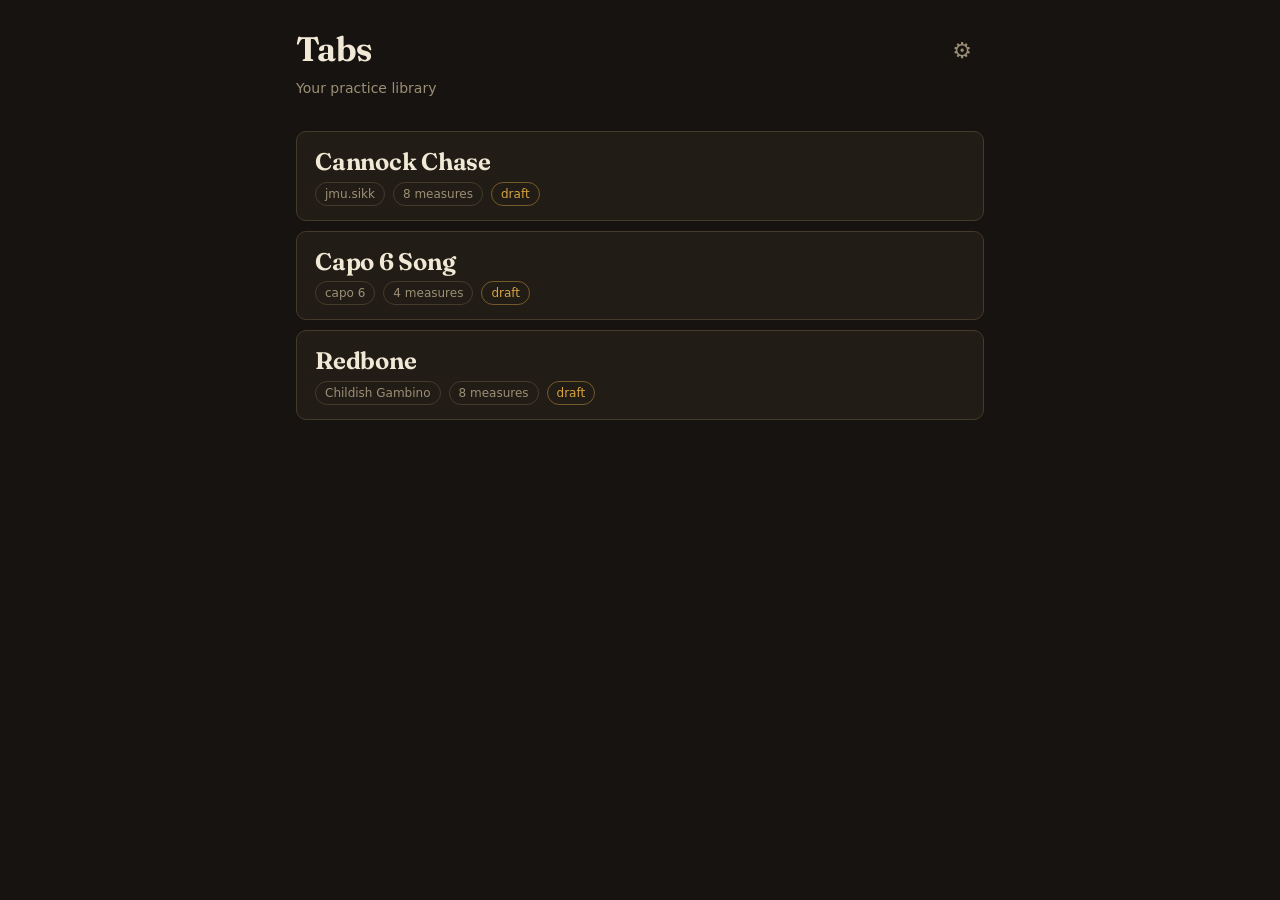
<file: web/index.html>
<!DOCTYPE html>
<html lang="en">
<head>
<meta charset="utf-8">
<meta name="viewport" content="width=device-width, initial-scale=1, viewport-fit=cover">
<meta name="theme-color" content="#161310">
<title>Tabs</title>
<link rel="icon" href="data:image/svg+xml,<svg xmlns='http://www.w3.org/2000/svg' viewBox='0 0 100 100'><text y='.9em' font-size='90'>🎸</text></svg>">
<link rel="preconnect" href="https://fonts.googleapis.com">
<link rel="preconnect" href="https://fonts.gstatic.com" crossorigin>
<link href="https://fonts.googleapis.com/css2?family=Fraunces:opsz,wght@9..144,500;9..144,650&family=IBM+Plex+Mono:wght@400;500&display=swap" rel="stylesheet">
<link rel="stylesheet" href="style.css">
</head>
<body>
<div id="app" aria-live="polite"></div>
<script src="app.js"></script>
</body>
</html>
</file>
<file: web/style.css>
/* Tabs — phone-first practice viewer.
   Palette: "amp at night" — warm near-black, paper-white ink, brass accent. */

:root {
  --ground: #161310;
  --panel: #211c15;
  --panel-2: #2b241a;
  --line: #453b2b;
  --stringline: #57492f;
  --ink: #f1e8d6;
  --muted: #9c8f76;
  --brass: #d9a441;
  --brass-deep: #a87f2c;
  --sage: #8fbca8;
  --danger: #c96f5e;
  --radius: 10px;
  --pad: 16px;
}

* { box-sizing: border-box; }
html { -webkit-text-size-adjust: 100%; }

body {
  margin: 0;
  background: var(--ground);
  color: var(--ink);
  font: 16px/1.5 -apple-system, "Segoe UI", system-ui, sans-serif;
  padding-bottom: env(safe-area-inset-bottom);
}

button {
  font: inherit;
  color: inherit;
  background: none;
  border: none;
  padding: 0;
  cursor: pointer;
  -webkit-tap-highlight-color: transparent;
}
button:focus-visible, a:focus-visible {
  outline: 2px solid var(--brass);
  outline-offset: 2px;
  border-radius: 4px;
}

#app { max-width: 720px; margin: 0 auto; }

/* ---------------------------------------------------------------- list */

.shelf { padding: 28px var(--pad) 96px; }

.shelf-head { margin: 0 0 4px; }
.shelf-top { display: flex; align-items: center; justify-content: space-between; }
.shelf-head h1 {
  font: 650 34px/1.1 "Fraunces", Georgia, serif;
  letter-spacing: -0.015em;
  margin: 0;
}
.shelf-head p { color: var(--muted); font-size: 14px; margin: 6px 0 0; }
.shelf-head .song-meta { margin-top: 10px; }

.icon-btn {
  width: 44px; height: 44px; flex: none;
  display: grid; place-items: center;
  border-radius: 8px; color: var(--muted); font-size: 22px;
}
.icon-btn:active { background: var(--panel-2); color: var(--ink); }

.songs { list-style: none; margin: 22px 0 0; padding: 0; display: flex; flex-direction: column; gap: 10px; }

.song-row {
  display: block; width: 100%; text-align: left;
  background: var(--panel);
  border: 1px solid var(--line);
  border-radius: var(--radius);
  padding: 16px 18px 14px;
}
.song-row:active { background: var(--panel-2); }
.song-row h2 {
  font: 650 24px/1.15 "Fraunces", Georgia, serif;
  letter-spacing: -0.01em;
  margin: 0 0 6px;
  text-wrap: balance;
}
.song-meta { display: flex; flex-wrap: wrap; gap: 6px 8px; align-items: center; }
.chip {
  font-size: 12px; color: var(--muted);
  border: 1px solid var(--line); border-radius: 999px;
  padding: 2px 9px;
  font-variant-numeric: tabular-nums;
}
.chip.qa-draft { color: var(--brass); border-color: color-mix(in srgb, var(--brass) 45%, transparent); }
.chip.qa-verified { color: var(--sage); border-color: color-mix(in srgb, var(--sage) 45%, transparent); }
.chip.edited { color: var(--sage); border-color: color-mix(in srgb, var(--sage) 45%, transparent); }
.chip.sync.ok { color: var(--sage); border-color: color-mix(in srgb, var(--sage) 45%, transparent); }
.chip.sync.warn { color: var(--brass); border-color: color-mix(in srgb, var(--brass) 45%, transparent); }
.chip.sync.busy { color: var(--ink); border-color: var(--line); }

.restore-row { margin-top: 18px; text-align: center; }
.restore-row button { color: var(--muted); font-size: 13px; text-decoration: underline; text-underline-offset: 3px; }

.empty { color: var(--muted); text-align: center; padding: 60px 20px; }

/* ---------------------------------------------------------------- song view */

.songview { padding: 0 0 132px; }

.topbar {
  position: sticky; top: 0; z-index: 5;
  display: flex; align-items: center; gap: 4px;
  padding: 10px 8px;
  background: color-mix(in srgb, var(--ground) 88%, transparent);
  backdrop-filter: blur(10px);
  -webkit-backdrop-filter: blur(10px);
  border-bottom: 1px solid color-mix(in srgb, var(--line) 60%, transparent);
}
.topbar .chip.sync { flex: none; max-width: 34vw; overflow: hidden; text-overflow: ellipsis; white-space: nowrap; }
.topbar .t-title {
  flex: 1; min-width: 0;
  font: 650 19px/1.2 "Fraunces", Georgia, serif;
  white-space: nowrap; overflow: hidden; text-overflow: ellipsis;
}
.topbar .t-sub { display: block; font: 12px/1.3 -apple-system, system-ui, sans-serif; color: var(--muted); }

.tabwrap { padding: 18px 6px 0 10px; }
.tabline { display: block; width: 100%; height: auto; margin-bottom: 6px; }

.tabline text {
  font-family: "IBM Plex Mono", ui-monospace, Menlo, monospace;
  font-weight: 500;
  fill: var(--ink);
}
.tabline .ghost-note { fill: var(--muted); }
.tabline .string-label { fill: var(--muted); font-weight: 400; }
.tabline .mark { stroke: var(--brass); fill: none; }
.tabline .mark-label { fill: var(--brass); }
.tabline .sel-halo { fill: color-mix(in srgb, var(--brass) 22%, transparent); stroke: var(--brass); }
.tabline .hit { fill: transparent; }
.tabline .plus { fill: var(--brass); opacity: 0.5; }
.tabline .plus.dim { opacity: 0.28; }
.tabline .chord-name { fill: var(--brass); font-weight: 600; }
.tabline .m-flag { fill: var(--brass); font-weight: 600; }
.tabline .m-flag.rep { fill: var(--muted); font-weight: 400; }
.sheet .sheet-hint { color: var(--muted); font-size: 13.5px; margin: -4px 0 12px; }
.sheet .actions { margin-bottom: 8px; }
.sheet .actions button[disabled] { opacity: 0.4; }

.song-note {
  margin: 10px var(--pad) 0;
  color: var(--muted); font-size: 13px;
}

/* ---------------------------------------------------------------- thumb bar */

.thumbbar {
  position: fixed; left: 0; right: 0; bottom: 0; z-index: 6;
  display: flex; justify-content: center; gap: 10px;
  padding: 10px 16px calc(10px + env(safe-area-inset-bottom));
  background: color-mix(in srgb, var(--ground) 90%, transparent);
  backdrop-filter: blur(10px);
  -webkit-backdrop-filter: blur(10px);
  border-top: 1px solid color-mix(in srgb, var(--line) 60%, transparent);
}
.thumbbar .tb-btn {
  min-width: 64px; height: 48px; padding: 0 18px;
  display: grid; place-items: center;
  background: var(--panel); border: 1px solid var(--line); border-radius: 12px;
  font-size: 17px; font-weight: 600;
}
.thumbbar .tb-btn:active { background: var(--panel-2); }
.thumbbar .tb-btn[aria-pressed="true"] {
  background: color-mix(in srgb, var(--brass) 18%, var(--panel));
  border-color: var(--brass-deep); color: var(--brass);
}

/* ---------------------------------------------------------------- menus & sheets */

.scrim {
  position: fixed; inset: 0; z-index: 9;
  background: rgba(10, 8, 5, 0.55);
}
.menu {
  position: fixed; right: 10px; top: 58px; z-index: 10;
  min-width: 220px;
  background: var(--panel-2); border: 1px solid var(--line); border-radius: 12px;
  padding: 6px; box-shadow: 0 18px 40px rgba(0, 0, 0, 0.5);
}
.menu button {
  display: block; width: 100%; text-align: left;
  padding: 12px 14px; border-radius: 8px; font-size: 16px;
}
.menu button:active { background: var(--panel); }
.menu button.danger { color: var(--danger); }
.menu hr { border: none; border-top: 1px solid var(--line); margin: 6px 8px; }

.sheet {
  position: fixed; left: 0; right: 0; bottom: 0; z-index: 10;
  background: var(--panel-2);
  border-top: 1px solid var(--line);
  border-radius: 18px 18px 0 0;
  padding: 14px var(--pad) calc(16px + env(safe-area-inset-bottom));
  box-shadow: 0 -18px 40px rgba(0, 0, 0, 0.45);
  max-width: 720px; margin: 0 auto;
}
.sheet h3 { margin: 0 0 12px; font: 650 17px/1.2 "Fraunces", Georgia, serif; color: var(--muted); }
.sheet .row { display: flex; align-items: center; gap: 8px; margin-bottom: 12px; flex-wrap: wrap; }
.sheet .row-label { width: 52px; flex: none; font-size: 12px; letter-spacing: 0.06em; text-transform: uppercase; color: var(--muted); }

.seg { display: flex; gap: 6px; flex: 1; }
.seg button {
  flex: 1; height: 42px; min-width: 38px;
  background: var(--panel); border: 1px solid var(--line); border-radius: 9px;
  font-family: "IBM Plex Mono", ui-monospace, monospace; font-size: 16px;
}
.seg button[aria-pressed="true"] {
  background: color-mix(in srgb, var(--brass) 20%, var(--panel));
  border-color: var(--brass-deep); color: var(--brass); font-weight: 600;
}

.stepper { display: flex; align-items: center; gap: 10px; flex: 1; }
.stepper button {
  width: 52px; height: 44px;
  background: var(--panel); border: 1px solid var(--line); border-radius: 9px;
  font-size: 22px; font-weight: 600;
}
.stepper .val {
  flex: 1; text-align: center;
  font-family: "IBM Plex Mono", ui-monospace, monospace;
  font-size: 26px; font-weight: 600; font-variant-numeric: tabular-nums;
}

.sheet .actions { display: flex; gap: 8px; margin-top: 4px; }
.sheet .actions button {
  flex: 1; height: 46px;
  border: 1px solid var(--line); border-radius: 10px;
  background: var(--panel); font-size: 15px; font-weight: 600;
}
.sheet .actions .danger { color: var(--danger); border-color: color-mix(in srgb, var(--danger) 45%, var(--line)); }
.sheet .actions .primary { background: var(--brass); border-color: var(--brass); color: #221a09; }

/* rename dialog */
.dialog {
  position: fixed; inset: 0; z-index: 10;
  display: grid; place-items: center; padding: 24px;
}
.dialog form {
  width: 100%; max-width: 420px;
  background: var(--panel-2); border: 1px solid var(--line); border-radius: 14px;
  padding: 18px;
}
.dialog h3 { margin: 0 0 12px; font: 650 18px/1.2 "Fraunces", Georgia, serif; }
.dialog .hint { color: var(--muted); font-size: 13px; margin: 0 0 12px; }
.dialog label {
  display: block; margin-bottom: 10px;
  font-size: 12px; letter-spacing: 0.06em; text-transform: uppercase; color: var(--muted);
}
.dialog label input { margin-top: 5px; font-size: 16px; text-transform: none; letter-spacing: normal; }
.dialog input {
  width: 100%; height: 46px;
  background: var(--ground); color: var(--ink);
  border: 1px solid var(--line); border-radius: 9px;
  padding: 0 12px; font-size: 17px;
}
.dialog input:focus { outline: 2px solid var(--brass); border-color: var(--brass); }
.dialog .actions { display: flex; gap: 8px; margin-top: 14px; }
.dialog .actions button {
  flex: 1; height: 44px; border-radius: 9px;
  border: 1px solid var(--line); background: var(--panel); font-weight: 600;
}
.dialog .actions .primary { background: var(--brass); border-color: var(--brass); color: #221a09; }

.toast {
  position: fixed; left: 50%; bottom: 92px; transform: translateX(-50%);
  z-index: 20;
  background: var(--panel-2); border: 1px solid var(--line); border-radius: 999px;
  padding: 9px 18px; font-size: 14px; white-space: nowrap;
  box-shadow: 0 10px 26px rgba(0, 0, 0, 0.45);
}

@media (prefers-reduced-motion: no-preference) {
  .song-row { animation: rise 0.35s ease backwards; }
  .songs li:nth-child(2) .song-row { animation-delay: 0.04s; }
  .songs li:nth-child(3) .song-row { animation-delay: 0.08s; }
  .songs li:nth-child(4) .song-row { animation-delay: 0.12s; }
  .songs li:nth-child(5) .song-row { animation-delay: 0.16s; }
  .sheet { animation: sheet-up 0.22s ease; }
  .menu { animation: fade 0.15s ease; }
  .toast { animation: fade 0.2s ease; }
  @keyframes rise { from { opacity: 0; transform: translateY(10px); } }
  @keyframes sheet-up { from { transform: translateY(30px); opacity: 0.6; } }
  @keyframes fade { from { opacity: 0; } }
}
</file>
